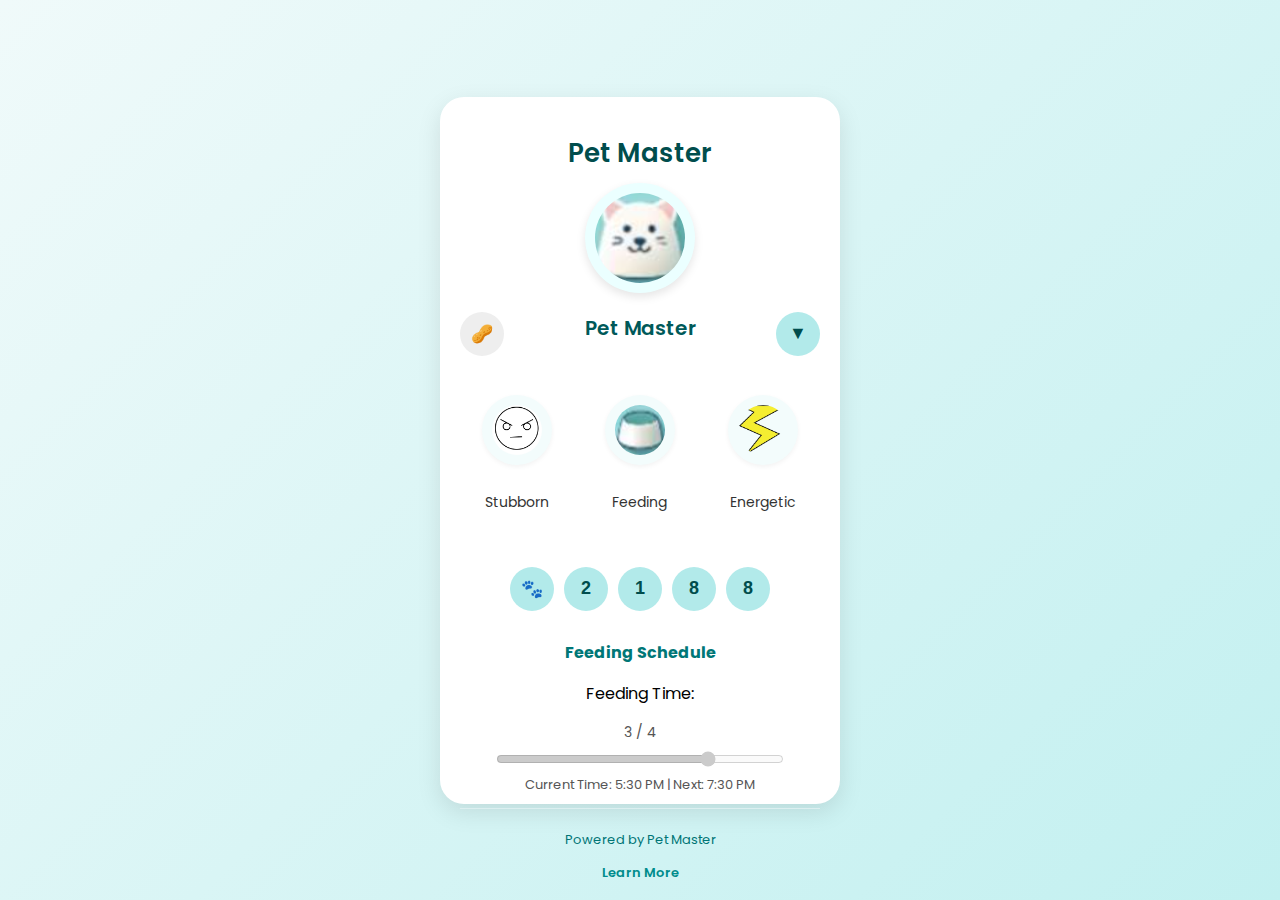
<file: index.html>
<!DOCTYPE html>
<html lang="en">

<head>
    <meta charset="UTF-8" />
    <meta name="viewport" content="width=device-width, initial-scale=1.0" />
    <title>Pet Master</title>
    <link rel="stylesheet" href="styles.css" />
    <link rel="manifest" href="manifest.json">
    <link rel="icon" href="resources/logo.png" type="image/x-icon">
</head>

<body>
    <div class="phone-container">
        <header>
            <h1>Pet Master</h1>
        </header>

        <section class="profile">
            <img src="resources/cat.png" alt="Cat Icon" class="profile-img" />
            <div class="side-buttons">
                <button class="circle2-btn">🥜</button>
                <p class="profile-name">Pet Master</p>
                <button class="circle-btn">▼</button>
            </div>
        </section>

        <hr class="divider" />

        <section class="actions">
            <div class="action">
                <img src="resources/stubborn.png" alt="Cat Mood" />
                <p>Stubborn</p>
            </div>
            <div class="action">
                <img src="resources/bowl.png" alt="Bowl" />
                <p>Feeding</p>
            </div>
            <div class="action">
                <img src="resources/thunderbolt.png" alt="Energy" />
                <p>Energetic</p>
            </div>
        </section>

        <hr class="divider" />

        <section class="buttons">
            <button class="circle-btn">🐾</button>
            <button class="circle-btn">2</button>
            <button class="circle-btn">1</button>
            <button class="circle-btn">8</button>
            <button class="circle-btn">8</button>
        </section>

        <section class="schedule">
            <h2>Feeding Schedule</h2>
            <p>Feeding Time:</p>
            <div class="slider-container">
                <div class="slider-value">3 / 4</div>
                <input type="range" min="0" max="4" value="3" class="slider" disabled />
            </div>
            <div class="feeding-info">
                <p id="current-time">Current Time: 5:30 PM | Next: 7:30 PM</p>
            </div>
        </section>

        <footer class="footer">
            <p>Powered by Pet Master</p>
            <a href="#">Learn More</a>
        </footer>
    </div>
    <script>
        if ('serviceWorker' in navigator) {
            navigator.serviceWorker.register('service-worker.js')
                .then(reg => console.log('Service Worker Registered', reg))
                .catch(err => console.error('Service Worker Registration Failed', err));
        }
    </script>

</body>

</html>
</file>
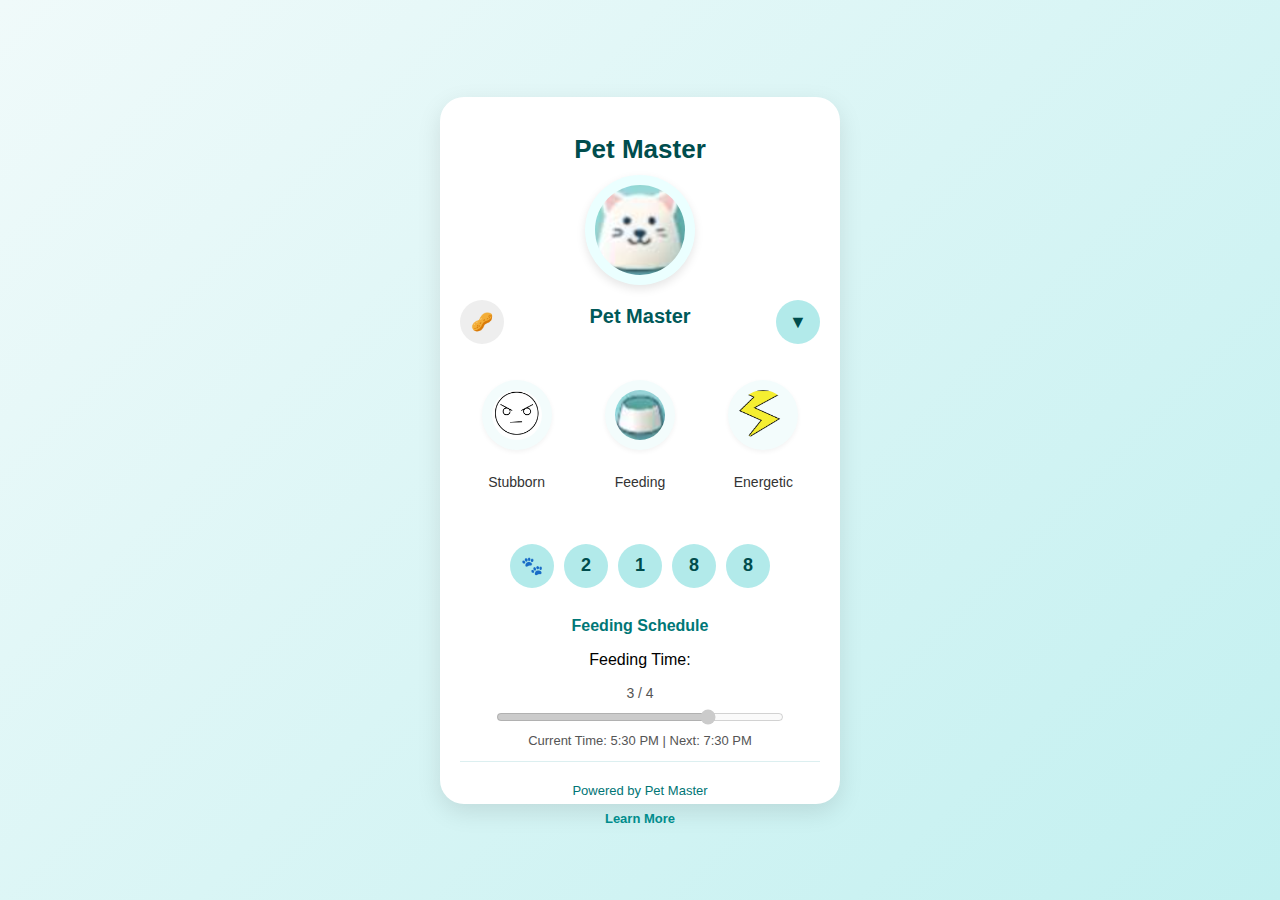
<file: onehtml.html>
<!DOCTYPE html>
<html lang="en">

<head>
    <meta charset="UTF-8" />
    <meta name="viewport" content="width=device-width, initial-scale=1.0" />
    <title>Pet Master</title>
    <link rel="stylesheet" href="styles.css" />
    <script src="service-worker.js"></script>
</head>

<body>
    <div class="phone-container">
        <header>
            <h1>Pet Master</h1>
        </header>

        <section class="profile">
            <img src="resources/cat.png" alt="Cat Icon" class="profile-img" />
            <div class="side-buttons">
                <button class="circle2-btn">🥜</button>
                <p class="profile-name">Pet Master</p>
                <button class="circle-btn">▼</button>
            </div>
        </section>

        <hr class="divider" />

        <section class="actions">
            <div class="action">
                <img src="resources/stubborn.png" alt="Cat Mood" />
                <p>Stubborn</p>
            </div>
            <div class="action">
                <img src="resources/bowl.png" alt="Bowl" />
                <p>Feeding</p>
            </div>
            <div class="action">
                <img src="resources/thunderbolt.png" alt="Energy" />
                <p>Energetic</p>
            </div>
        </section>

        <hr class="divider" />

        <section class="buttons">
            <button class="circle-btn">🐾</button>
            <button class="circle-btn">2</button>
            <button class="circle-btn">1</button>
            <button class="circle-btn">8</button>
            <button class="circle-btn">8</button>
        </section>

        <section class="schedule">
            <h2>Feeding Schedule</h2>
            <p>Feeding Time:</p>
            <div class="slider-container">
                <div class="slider-value">3 / 4</div>
                <input type="range" min="0" max="4" value="3" class="slider" disabled />
            </div>
            <div class="feeding-info">
                <p id="current-time">Current Time: 5:30 PM | Next: 7:30 PM</p>
            </div>
        </section>

        <footer class="footer">
            <p>Powered by Pet Master</p>
            <a href="#">Learn More</a>
        </footer>
    </div>
    <script>
        if ('serviceWorker' in navigator) {
            navigator.serviceWorker.register('service-worker.js')
                .then(reg => console.log('Service Worker Registered', reg))
                .catch(err => console.error('Service Worker Registration Failed', err));
        }
    </script>

</body>

<style>
    @import url('https://fonts.googleapis.com/css2?family=Poppins:wght@400;600&display=swap');

    body {
        margin: 0;
        padding: 0;
        font-family: 'Poppins', sans-serif;
        background: linear-gradient(135deg, #f0fafa, #c2f0f0);
        display: flex;
        justify-content: center;
        align-items: center;
        height: 100vh;
        overflow: hidden;
    }

    .phone-container {
        background: #ffffff;
        width: 360px;
        height: 667px;
        border-radius: 24px;
        padding: 20px;
        box-shadow: 0 8px 24px rgba(0, 0, 0, 0.1);
        display: flex;
        flex-direction: column;
        animation: slideIn 0.6s ease-out;
    }

    header h1 {
        text-align: center;
        font-size: 26px;
        font-weight: 600;
        color: #004d4d;
        margin-bottom: 10px;
    }

    .profile {
        display: flex;
        flex-direction: column;
        align-items: center;
        position: relative;
    }

    .profile-img {
        width: 90px;
        height: 90px;
        border-radius: 50%;
        background-color: #ebffff;
        padding: 10px;
        box-shadow: 0 4px 10px rgba(0, 0, 0, 0.1);
    }

    .profile-name {
        font-size: 20px;
        font-weight: 600;
        color: #005959;
        margin-top: 8px;
    }

    .side-buttons {
        display: flex;
        justify-content: space-between;
        width: 100%;
        margin-top: 12px;
        align-items: center;
    }

    .circle-btn,
    .circle2-btn {
        width: 44px;
        height: 44px;
        border-radius: 50%;
        border: none;
        font-size: 18px;
        font-weight: bold;
        cursor: pointer;
        transition: all 0.3s ease;
        display: flex;
        justify-content: center;
        align-items: center;
    }

    .circle-btn {
        background: #b2eaea;
        color: #004d4d;
    }

    .circle-btn:hover {
        background: #99d9d9;
        transform: scale(1.1);
    }

    .circle2-btn {
        background: #eeeeee;
        color: #333333;
    }

    .circle2-btn:hover {
        background: #dddddd;
        transform: scale(1.1);
    }

    .divider {
        border: none;
        height: 1px;
        background-color: #ccc;
        margin: 16px 0;
    }

    .actions {
        display: flex;
        justify-content: space-around;
        gap: 10px;
        text-align: center;
    }

    .action img {
        width: 50px;
        height: 50px;
        padding: 10px;
        border-radius: 50%;
        background: #f3fcfc;
        box-shadow: 0 2px 5px rgba(0, 0, 0, 0.05);
        margin-bottom: 6px;
    }

    .action p {
        font-size: 14px;
        color: #333;
    }

    .buttons {
        display: flex;
        justify-content: center;
        gap: 10px;
        flex-wrap: wrap;
        padding: 8px 0;
    }

    .schedule {
        text-align: center;
        padding-top: 8px;
    }

    .schedule h2 {
        font-size: 16px;
        color: #007777;
        margin-bottom: 8px;
    }

    .slider-container {
        display: flex;
        flex-direction: column;
        align-items: center;
        gap: 6px;
    }

    .slider {
        width: 80%;
        accent-color: #007777;
        cursor: not-allowed;
    }

    .slider-value {
        font-size: 14px;
        color: #555;
    }

    .feeding-info p {
        font-size: 13px;
        color: #555;
        margin-top: 6px;
    }

    .footer {
        margin-top: auto;
        text-align: center;
        font-size: 13px;
        color: #007575;
        padding: 8px 0;
        border-top: 1px solid #dceff0;
    }

    .footer a {
        color: #008c8c;
        text-decoration: none;
        font-weight: 600;
    }

    .footer a:hover {
        color: #005959;
    }

    @keyframes slideIn {
        from {
            transform: translateY(40px);
            opacity: 0;
        }

        to {
            transform: translateY(0);
            opacity: 1;
        }
    }
</style>

</html>
</file>
<file: styles.css>
@import url('https://fonts.googleapis.com/css2?family=Poppins:wght@400;600&display=swap');

body {
    margin: 0;
    padding: 0;
    font-family: 'Poppins', sans-serif;
    background: linear-gradient(135deg, #f0fafa, #c2f0f0);
    display: flex;
    justify-content: center;
    align-items: center;
    height: 100vh;
    overflow: hidden;
}

.phone-container {
    background: #ffffff;
    width: 360px;
    height: 667px;
    border-radius: 24px;
    padding: 20px;
    box-shadow: 0 8px 24px rgba(0, 0, 0, 0.1);
    display: flex;
    flex-direction: column;
    animation: slideIn 0.6s ease-out;
}

header h1 {
    text-align: center;
    font-size: 26px;
    font-weight: 600;
    color: #004d4d;
    margin-bottom: 10px;
}

.profile {
    display: flex;
    flex-direction: column;
    align-items: center;
    position: relative;
}

.profile-img {
    width: 90px;
    height: 90px;
    border-radius: 50%;
    background-color: #ebffff;
    padding: 10px;
    box-shadow: 0 4px 10px rgba(0, 0, 0, 0.1);
}

.profile-name {
    font-size: 20px;
    font-weight: 600;
    color: #005959;
    margin-top: 8px;
}

.side-buttons {
    display: flex;
    justify-content: space-between;
    width: 100%;
    margin-top: 12px;
    align-items: center;
}

.circle-btn,
.circle2-btn {
    width: 44px;
    height: 44px;
    border-radius: 50%;
    border: none;
    font-size: 18px;
    font-weight: bold;
    cursor: pointer;
    transition: all 0.3s ease;
    display: flex;
    justify-content: center;
    align-items: center;
}

.circle-btn {
    background: #b2eaea;
    color: #004d4d;
}

.circle-btn:hover {
    background: #99d9d9;
    transform: scale(1.1);
}

.circle2-btn {
    background: #eeeeee;
    color: #333333;
}

.circle2-btn:hover {
    background: #dddddd;
    transform: scale(1.1);
}

.divider {
    border: none;
    height: 1px;
    background-color: #ccc;
    margin: 16px 0;
}

.actions {
    display: flex;
    justify-content: space-around;
    gap: 10px;
    text-align: center;
}

.action img {
    width: 50px;
    height: 50px;
    padding: 10px;
    border-radius: 50%;
    background: #f3fcfc;
    box-shadow: 0 2px 5px rgba(0, 0, 0, 0.05);
    margin-bottom: 6px;
}

.action p {
    font-size: 14px;
    color: #333;
}

.buttons {
    display: flex;
    justify-content: center;
    gap: 10px;
    flex-wrap: wrap;
    padding: 8px 0;
}

.schedule {
    text-align: center;
    padding-top: 8px;
}

.schedule h2 {
    font-size: 16px;
    color: #007777;
    margin-bottom: 8px;
}

.slider-container {
    display: flex;
    flex-direction: column;
    align-items: center;
    gap: 6px;
}

.slider {
    width: 80%;
    accent-color: #007777;
    cursor: not-allowed;
}

.slider-value {
    font-size: 14px;
    color: #555;
}

.feeding-info p {
    font-size: 13px;
    color: #555;
    margin-top: 6px;
}

.footer {
    margin-top: auto;
    text-align: center;
    font-size: 13px;
    color: #007575;
    padding: 8px 0;
    border-top: 1px solid #dceff0;
}

.footer a {
    color: #008c8c;
    text-decoration: none;
    font-weight: 600;
}

.footer a:hover {
    color: #005959;
}

@keyframes slideIn {
    from {
        transform: translateY(40px);
        opacity: 0;
    }
    to {
        transform: translateY(0);
        opacity: 1;
    }
}
</file>
